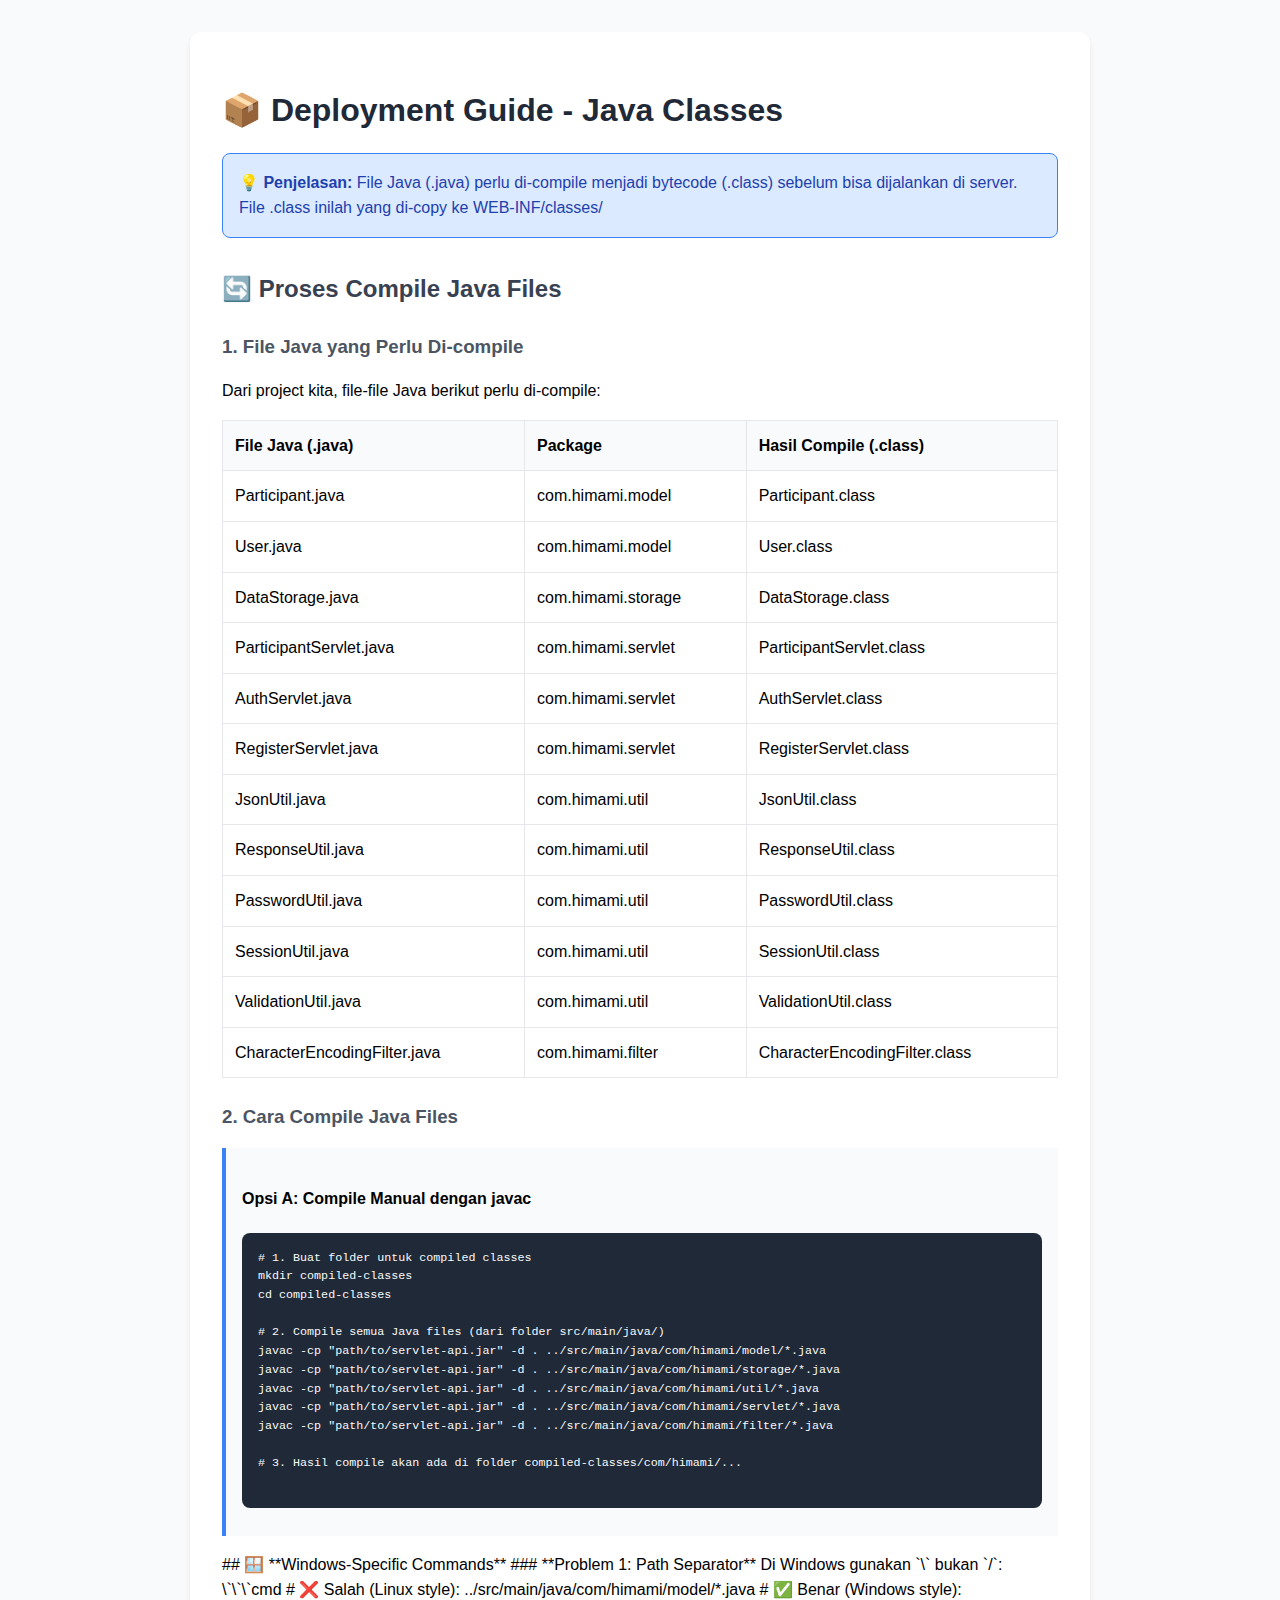
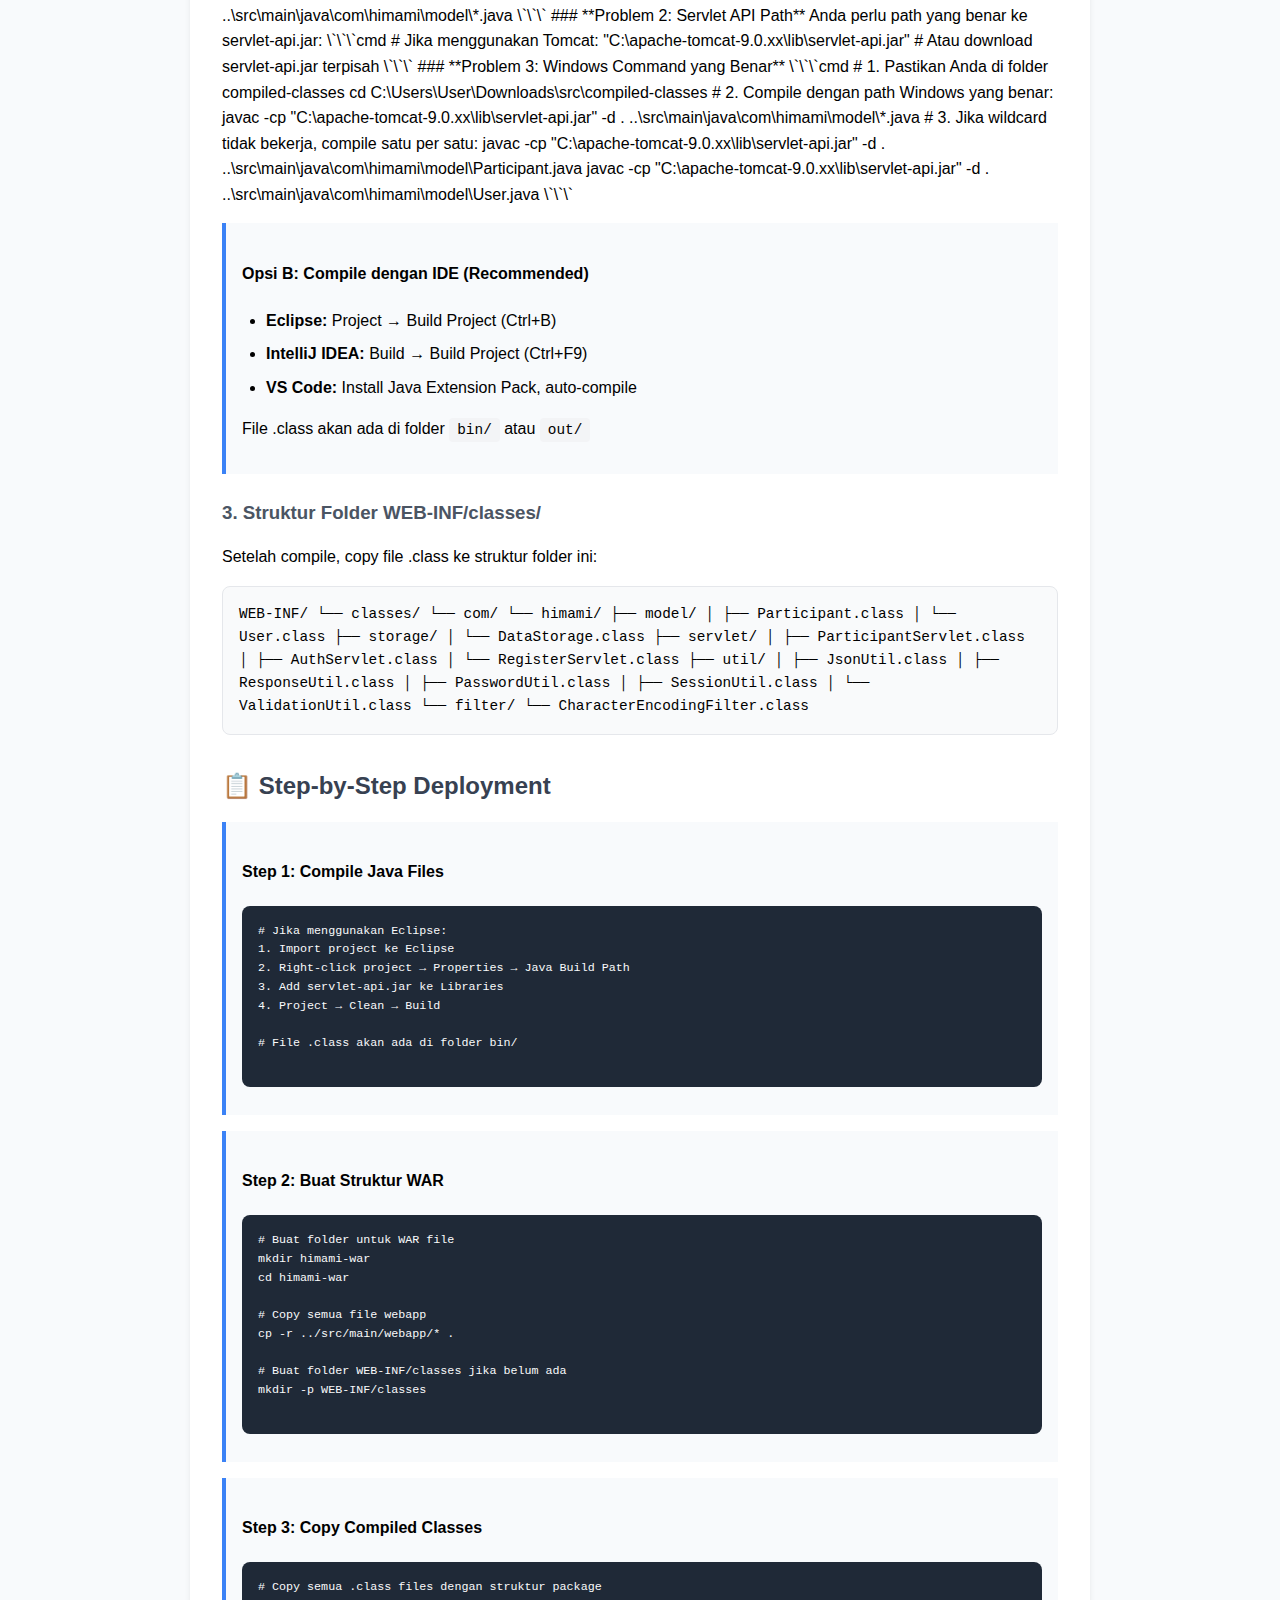
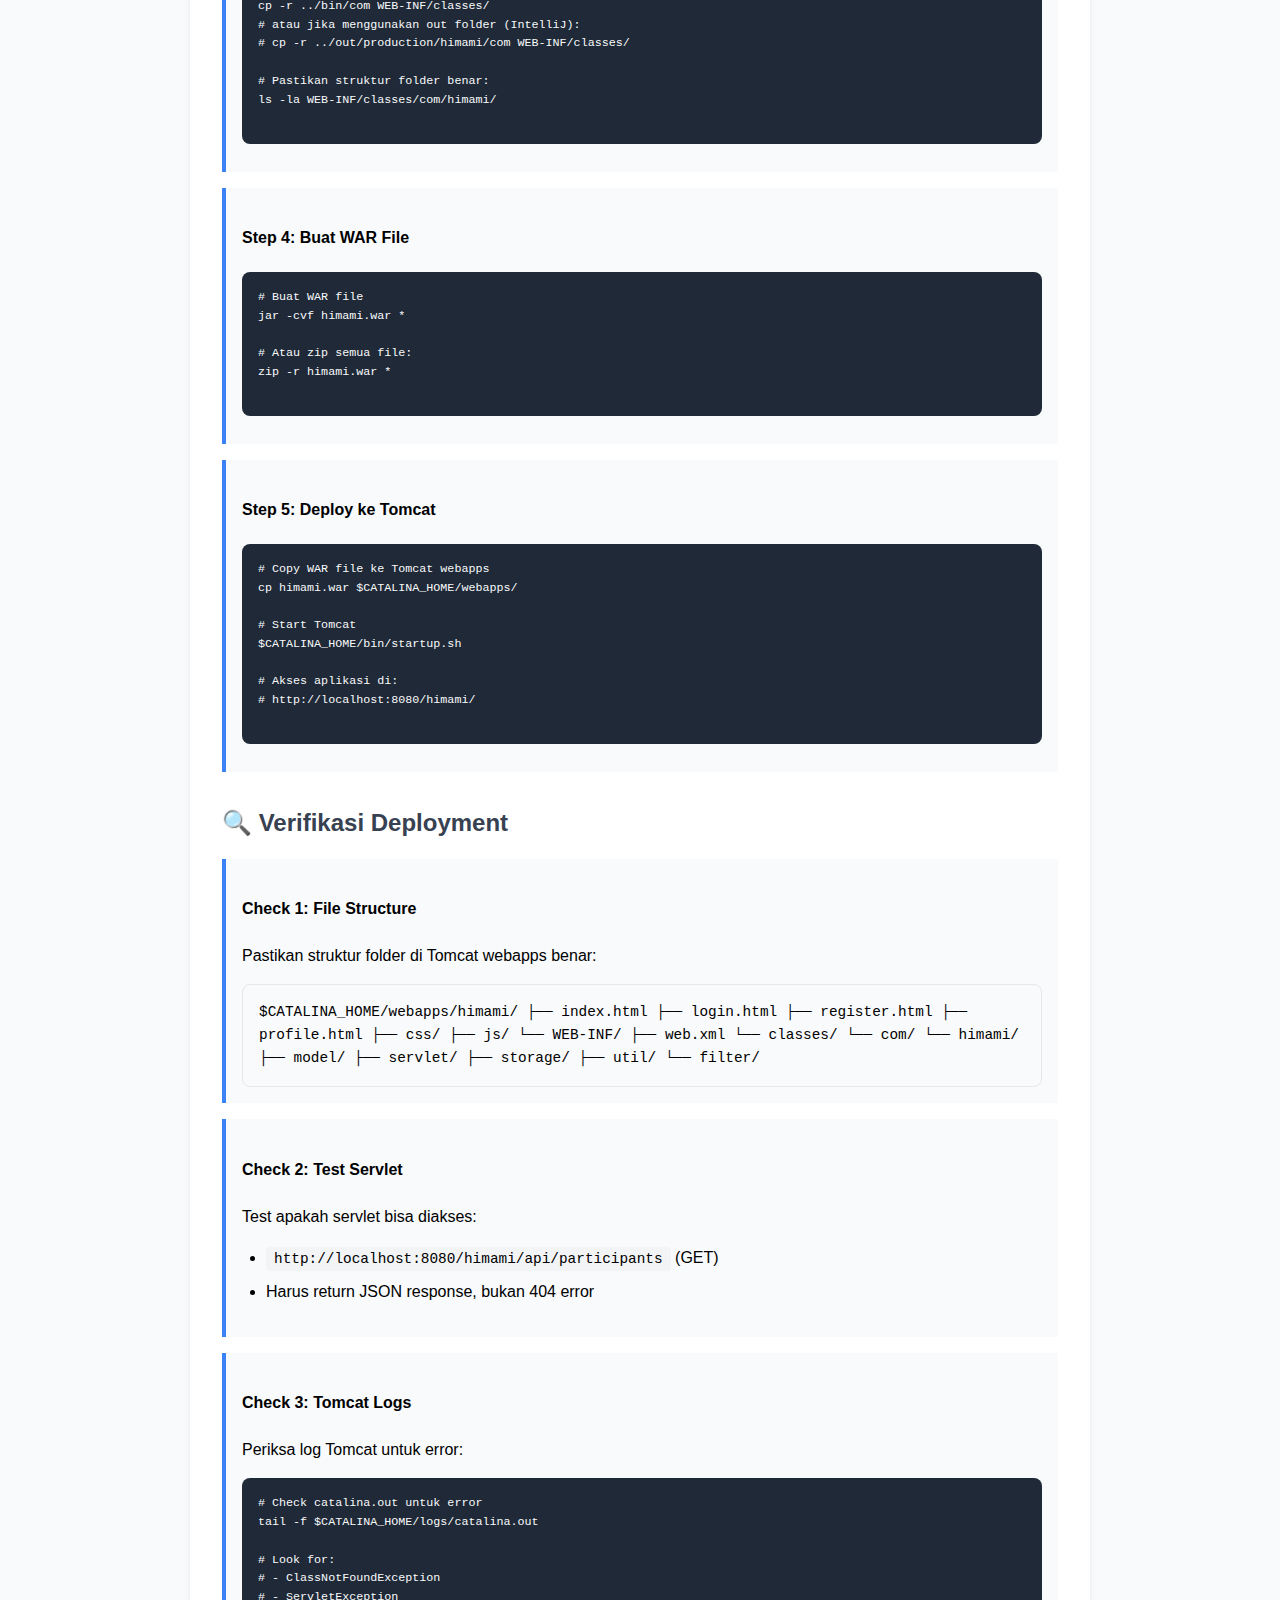
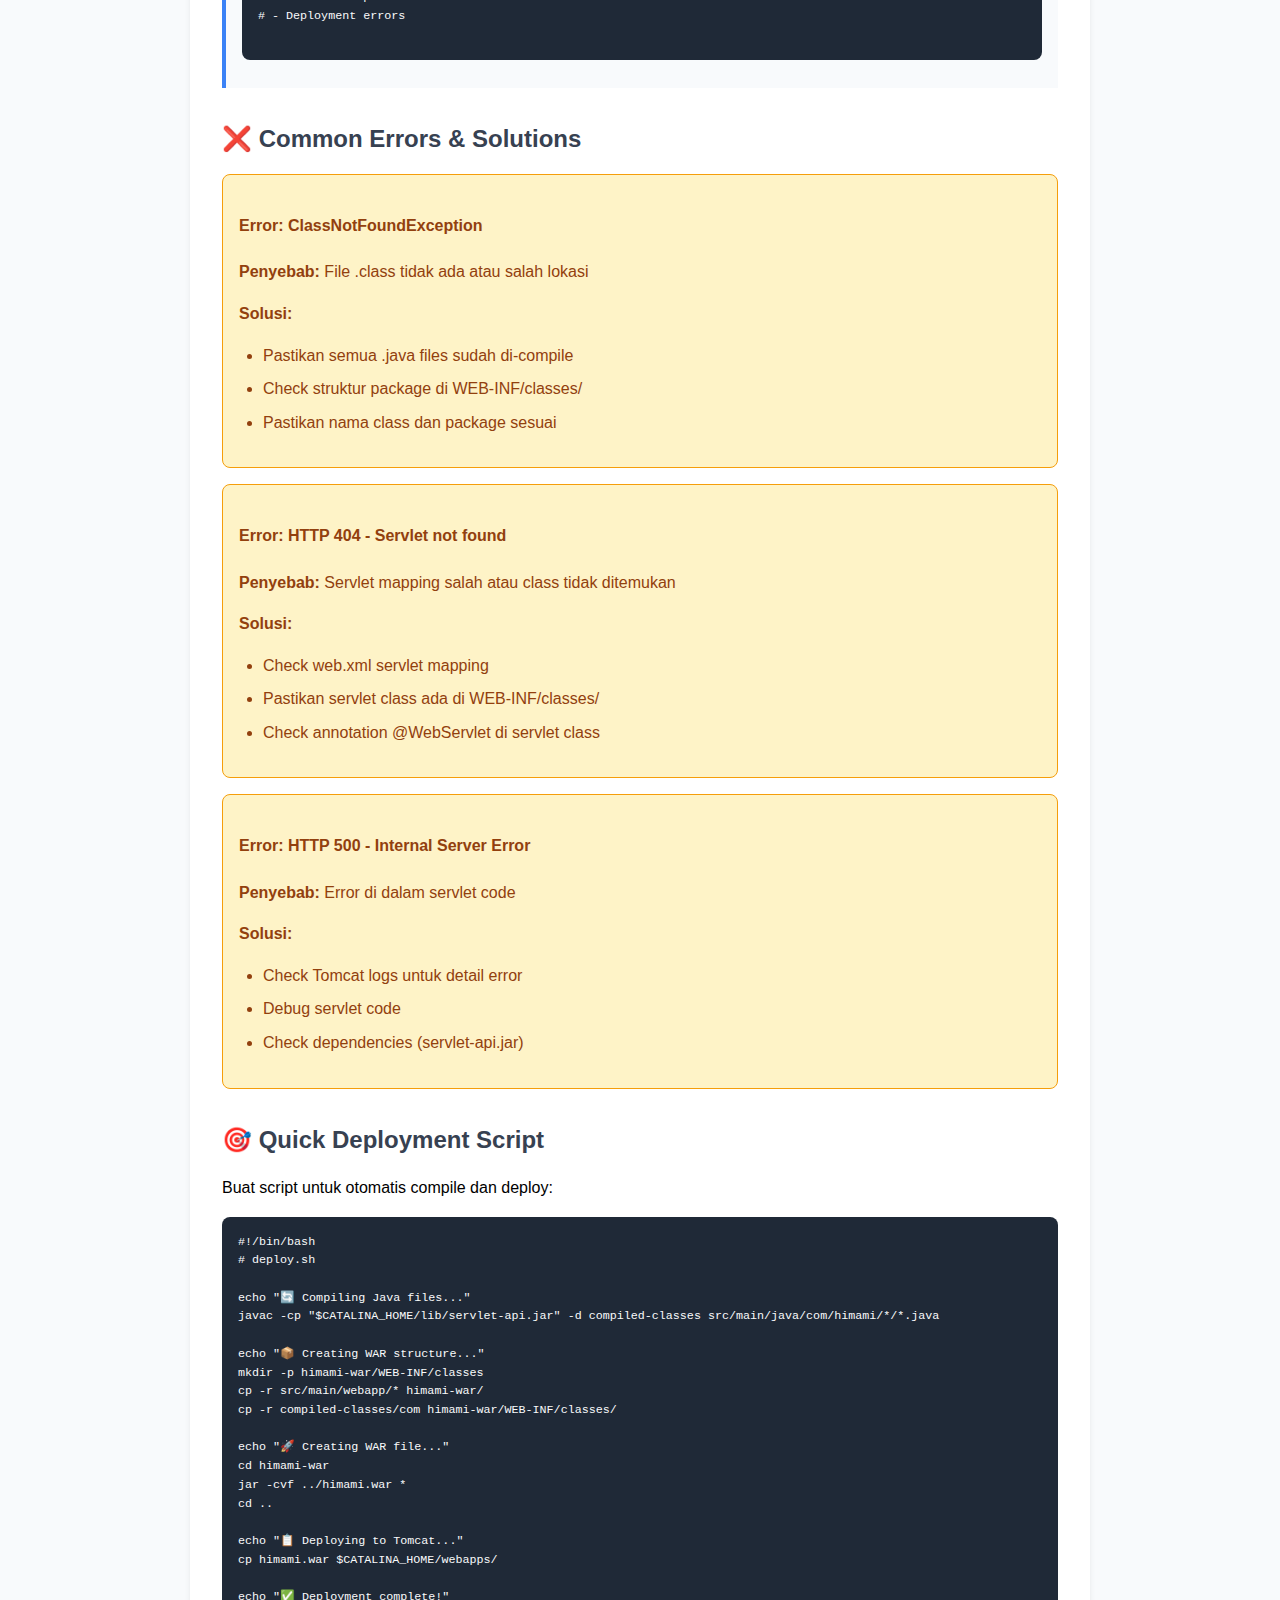
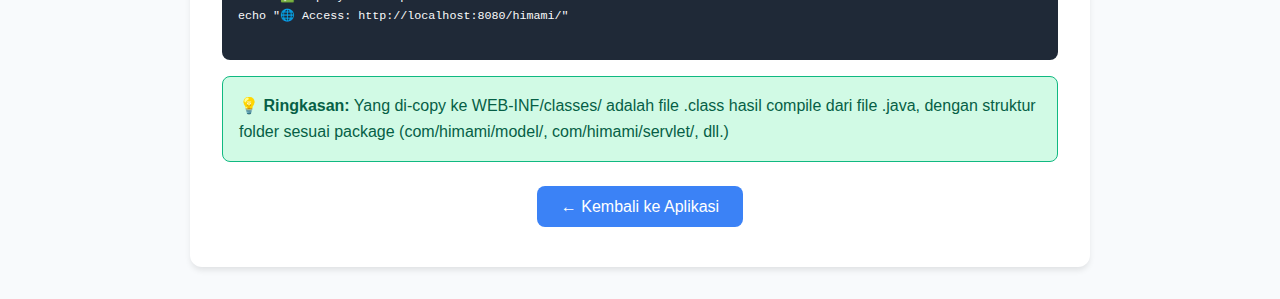
<file: deployment-guide.html>
<!DOCTYPE html>
<html lang="id">
<head>
    <meta charset="UTF-8">
    <meta name="viewport" content="width=device-width, initial-scale=1.0">
    <title>Deployment Guide - Java Classes</title>
    <style>
        body {
            font-family: 'Segoe UI', Tahoma, Geneva, Verdana, sans-serif;
            line-height: 1.6;
            max-width: 900px;
            margin: 0 auto;
            padding: 2rem;
            background: #f8fafc;
        }
        .container {
            background: white;
            padding: 2rem;
            border-radius: 0.75rem;
            box-shadow: 0 4px 6px -1px rgba(0, 0, 0, 0.1);
        }
        h1 { color: #1f2937; margin-bottom: 1rem; }
        h2 { color: #374151; margin-top: 2rem; margin-bottom: 1rem; }
        h3 { color: #4b5563; margin-top: 1.5rem; margin-bottom: 0.5rem; }
        .alert {
            background: #fef3c7;
            border: 1px solid #f59e0b;
            color: #92400e;
            padding: 1rem;
            border-radius: 0.5rem;
            margin: 1rem 0;
        }
        .success {
            background: #d1fae5;
            border: 1px solid #10b981;
            color: #065f46;
        }
        .info {
            background: #dbeafe;
            border: 1px solid #3b82f6;
            color: #1e40af;
        }
        code {
            background: #f3f4f6;
            padding: 0.25rem 0.5rem;
            border-radius: 0.25rem;
            font-family: 'Courier New', monospace;
            font-size: 0.9em;
        }
        pre {
            background: #1f2937;
            color: #f9fafb;
            padding: 1rem;
            border-radius: 0.5rem;
            overflow-x: auto;
            font-size: 0.9em;
        }
        .step {
            background: #f8fafc;
            border-left: 4px solid #3b82f6;
            padding: 1rem;
            margin: 1rem 0;
        }
        .file-tree {
            background: #f9fafb;
            border: 1px solid #e5e7eb;
            padding: 1rem;
            border-radius: 0.5rem;
            font-family: 'Courier New', monospace;
            font-size: 0.9em;
        }
        ul { padding-left: 1.5rem; }
        li { margin-bottom: 0.5rem; }
        table {
            width: 100%;
            border-collapse: collapse;
            margin: 1rem 0;
        }
        th, td {
            border: 1px solid #e5e7eb;
            padding: 0.75rem;
            text-align: left;
        }
        th {
            background: #f9fafb;
            font-weight: 600;
        }
    </style>
</head>
<body>
    <div class="container">
        <h1>📦 Deployment Guide - Java Classes</h1>
        
        <div class="info alert">
            <strong>💡 Penjelasan:</strong> File Java (.java) perlu di-compile menjadi bytecode (.class) 
            sebelum bisa dijalankan di server. File .class inilah yang di-copy ke WEB-INF/classes/
        </div>

        <h2>🔄 Proses Compile Java Files</h2>

        <h3>1. File Java yang Perlu Di-compile</h3>
        <p>Dari project kita, file-file Java berikut perlu di-compile:</p>

        <table>
            <thead>
                <tr>
                    <th>File Java (.java)</th>
                    <th>Package</th>
                    <th>Hasil Compile (.class)</th>
                </tr>
            </thead>
            <tbody>
                <tr>
                    <td>Participant.java</td>
                    <td>com.himami.model</td>
                    <td>Participant.class</td>
                </tr>
                <tr>
                    <td>User.java</td>
                    <td>com.himami.model</td>
                    <td>User.class</td>
                </tr>
                <tr>
                    <td>DataStorage.java</td>
                    <td>com.himami.storage</td>
                    <td>DataStorage.class</td>
                </tr>
                <tr>
                    <td>ParticipantServlet.java</td>
                    <td>com.himami.servlet</td>
                    <td>ParticipantServlet.class</td>
                </tr>
                <tr>
                    <td>AuthServlet.java</td>
                    <td>com.himami.servlet</td>
                    <td>AuthServlet.class</td>
                </tr>
                <tr>
                    <td>RegisterServlet.java</td>
                    <td>com.himami.servlet</td>
                    <td>RegisterServlet.class</td>
                </tr>
                <tr>
                    <td>JsonUtil.java</td>
                    <td>com.himami.util</td>
                    <td>JsonUtil.class</td>
                </tr>
                <tr>
                    <td>ResponseUtil.java</td>
                    <td>com.himami.util</td>
                    <td>ResponseUtil.class</td>
                </tr>
                <tr>
                    <td>PasswordUtil.java</td>
                    <td>com.himami.util</td>
                    <td>PasswordUtil.class</td>
                </tr>
                <tr>
                    <td>SessionUtil.java</td>
                    <td>com.himami.util</td>
                    <td>SessionUtil.class</td>
                </tr>
                <tr>
                    <td>ValidationUtil.java</td>
                    <td>com.himami.util</td>
                    <td>ValidationUtil.class</td>
                </tr>
                <tr>
                    <td>CharacterEncodingFilter.java</td>
                    <td>com.himami.filter</td>
                    <td>CharacterEncodingFilter.class</td>
                </tr>
            </tbody>
        </table>

        <h3>2. Cara Compile Java Files</h3>

        <div class="step">
            <h4>Opsi A: Compile Manual dengan javac</h4>
            <pre>
# 1. Buat folder untuk compiled classes
mkdir compiled-classes
cd compiled-classes

# 2. Compile semua Java files (dari folder src/main/java/)
javac -cp "path/to/servlet-api.jar" -d . ../src/main/java/com/himami/model/*.java
javac -cp "path/to/servlet-api.jar" -d . ../src/main/java/com/himami/storage/*.java
javac -cp "path/to/servlet-api.jar" -d . ../src/main/java/com/himami/util/*.java
javac -cp "path/to/servlet-api.jar" -d . ../src/main/java/com/himami/servlet/*.java
javac -cp "path/to/servlet-api.jar" -d . ../src/main/java/com/himami/filter/*.java

# 3. Hasil compile akan ada di folder compiled-classes/com/himami/...
            </pre>
        </div>

        ## 🪟 **Windows-Specific Commands**

        ### **Problem 1: Path Separator**
        Di Windows gunakan `\` bukan `/`:

        \`\`\`cmd
        # ❌ Salah (Linux style):
        ../src/main/java/com/himami/model/*.java

        # ✅ Benar (Windows style):
        ..\src\main\java\com\himami\model\*.java
        \`\`\`

        ### **Problem 2: Servlet API Path**
        Anda perlu path yang benar ke servlet-api.jar:

        \`\`\`cmd
        # Jika menggunakan Tomcat:
        "C:\apache-tomcat-9.0.xx\lib\servlet-api.jar"

        # Atau download servlet-api.jar terpisah
        \`\`\`

        ### **Problem 3: Windows Command yang Benar**

        \`\`\`cmd
        # 1. Pastikan Anda di folder compiled-classes
        cd C:\Users\User\Downloads\src\compiled-classes

        # 2. Compile dengan path Windows yang benar:
        javac -cp "C:\apache-tomcat-9.0.xx\lib\servlet-api.jar" -d . ..\src\main\java\com\himami\model\*.java

        # 3. Jika wildcard tidak bekerja, compile satu per satu:
        javac -cp "C:\apache-tomcat-9.0.xx\lib\servlet-api.jar" -d . ..\src\main\java\com\himami\model\Participant.java
        javac -cp "C:\apache-tomcat-9.0.xx\lib\servlet-api.jar" -d . ..\src\main\java\com\himami\model\User.java
        \`\`\`

        <div class="step">
            <h4>Opsi B: Compile dengan IDE (Recommended)</h4>
            <ul>
                <li><strong>Eclipse:</strong> Project → Build Project (Ctrl+B)</li>
                <li><strong>IntelliJ IDEA:</strong> Build → Build Project (Ctrl+F9)</li>
                <li><strong>VS Code:</strong> Install Java Extension Pack, auto-compile</li>
            </ul>
            <p>File .class akan ada di folder <code>bin/</code> atau <code>out/</code></p>
        </div>

        <h3>3. Struktur Folder WEB-INF/classes/</h3>
        <p>Setelah compile, copy file .class ke struktur folder ini:</p>

        <div class="file-tree">
WEB-INF/
└── classes/
    └── com/
        └── himami/
            ├── model/
            │   ├── Participant.class
            │   └── User.class
            ├── storage/
            │   └── DataStorage.class
            ├── servlet/
            │   ├── ParticipantServlet.class
            │   ├── AuthServlet.class
            │   └── RegisterServlet.class
            ├── util/
            │   ├── JsonUtil.class
            │   ├── ResponseUtil.class
            │   ├── PasswordUtil.class
            │   ├── SessionUtil.class
            │   └── ValidationUtil.class
            └── filter/
                └── CharacterEncodingFilter.class
        </div>

        <h2>📋 Step-by-Step Deployment</h2>

        <div class="step">
            <h4>Step 1: Compile Java Files</h4>
            <pre>
# Jika menggunakan Eclipse:
1. Import project ke Eclipse
2. Right-click project → Properties → Java Build Path
3. Add servlet-api.jar ke Libraries
4. Project → Clean → Build

# File .class akan ada di folder bin/
            </pre>
        </div>

        <div class="step">
            <h4>Step 2: Buat Struktur WAR</h4>
            <pre>
# Buat folder untuk WAR file
mkdir himami-war
cd himami-war

# Copy semua file webapp
cp -r ../src/main/webapp/* .

# Buat folder WEB-INF/classes jika belum ada
mkdir -p WEB-INF/classes
            </pre>
        </div>

        <div class="step">
            <h4>Step 3: Copy Compiled Classes</h4>
            <pre>
# Copy semua .class files dengan struktur package
cp -r ../bin/com WEB-INF/classes/
# atau jika menggunakan out folder (IntelliJ):
# cp -r ../out/production/himami/com WEB-INF/classes/

# Pastikan struktur folder benar:
ls -la WEB-INF/classes/com/himami/
            </pre>
        </div>

        <div class="step">
            <h4>Step 4: Buat WAR File</h4>
            <pre>
# Buat WAR file
jar -cvf himami.war *

# Atau zip semua file:
zip -r himami.war *
            </pre>
        </div>

        <div class="step">
            <h4>Step 5: Deploy ke Tomcat</h4>
            <pre>
# Copy WAR file ke Tomcat webapps
cp himami.war $CATALINA_HOME/webapps/

# Start Tomcat
$CATALINA_HOME/bin/startup.sh

# Akses aplikasi di:
# http://localhost:8080/himami/
            </pre>
        </div>

        <h2>🔍 Verifikasi Deployment</h2>

        <div class="step">
            <h4>Check 1: File Structure</h4>
            <p>Pastikan struktur folder di Tomcat webapps benar:</p>
            <div class="file-tree">
$CATALINA_HOME/webapps/himami/
├── index.html
├── login.html
├── register.html
├── profile.html
├── css/
├── js/
└── WEB-INF/
    ├── web.xml
    └── classes/
        └── com/
            └── himami/
                ├── model/
                ├── servlet/
                ├── storage/
                ├── util/
                └── filter/
            </div>
        </div>

        <div class="step">
            <h4>Check 2: Test Servlet</h4>
            <p>Test apakah servlet bisa diakses:</p>
            <ul>
                <li><code>http://localhost:8080/himami/api/participants</code> (GET)</li>
                <li>Harus return JSON response, bukan 404 error</li>
            </ul>
        </div>

        <div class="step">
            <h4>Check 3: Tomcat Logs</h4>
            <p>Periksa log Tomcat untuk error:</p>
            <pre>
# Check catalina.out untuk error
tail -f $CATALINA_HOME/logs/catalina.out

# Look for:
# - ClassNotFoundException
# - ServletException
# - Deployment errors
            </pre>
        </div>

        <h2>❌ Common Errors & Solutions</h2>

        <div class="alert">
            <h4>Error: ClassNotFoundException</h4>
            <p><strong>Penyebab:</strong> File .class tidak ada atau salah lokasi</p>
            <p><strong>Solusi:</strong></p>
            <ul>
                <li>Pastikan semua .java files sudah di-compile</li>
                <li>Check struktur package di WEB-INF/classes/</li>
                <li>Pastikan nama class dan package sesuai</li>
            </ul>
        </div>

        <div class="alert">
            <h4>Error: HTTP 404 - Servlet not found</h4>
            <p><strong>Penyebab:</strong> Servlet mapping salah atau class tidak ditemukan</p>
            <p><strong>Solusi:</strong></p>
            <ul>
                <li>Check web.xml servlet mapping</li>
                <li>Pastikan servlet class ada di WEB-INF/classes/</li>
                <li>Check annotation @WebServlet di servlet class</li>
            </ul>
        </div>

        <div class="alert">
            <h4>Error: HTTP 500 - Internal Server Error</h4>
            <p><strong>Penyebab:</strong> Error di dalam servlet code</p>
            <p><strong>Solusi:</strong></p>
            <ul>
                <li>Check Tomcat logs untuk detail error</li>
                <li>Debug servlet code</li>
                <li>Check dependencies (servlet-api.jar)</li>
            </ul>
        </div>

        <h2>🎯 Quick Deployment Script</h2>
        <p>Buat script untuk otomatis compile dan deploy:</p>

        <pre>
#!/bin/bash
# deploy.sh

echo "🔄 Compiling Java files..."
javac -cp "$CATALINA_HOME/lib/servlet-api.jar" -d compiled-classes src/main/java/com/himami/*/*.java

echo "📦 Creating WAR structure..."
mkdir -p himami-war/WEB-INF/classes
cp -r src/main/webapp/* himami-war/
cp -r compiled-classes/com himami-war/WEB-INF/classes/

echo "🚀 Creating WAR file..."
cd himami-war
jar -cvf ../himami.war *
cd ..

echo "📋 Deploying to Tomcat..."
cp himami.war $CATALINA_HOME/webapps/

echo "✅ Deployment complete!"
echo "🌐 Access: http://localhost:8080/himami/"
        </pre>

        <div class="success alert">
            <strong>💡 Ringkasan:</strong> Yang di-copy ke WEB-INF/classes/ adalah file .class hasil compile dari file .java, 
            dengan struktur folder sesuai package (com/himami/model/, com/himami/servlet/, dll.)
        </div>

        <p style="text-align: center; margin-top: 2rem;">
            <a href="index.html" style="background: #3b82f6; color: white; padding: 0.75rem 1.5rem; text-decoration: none; border-radius: 0.5rem;">
                ← Kembali ke Aplikasi
            </a>
        </p>
    </div>
</body>
</html>
</file>
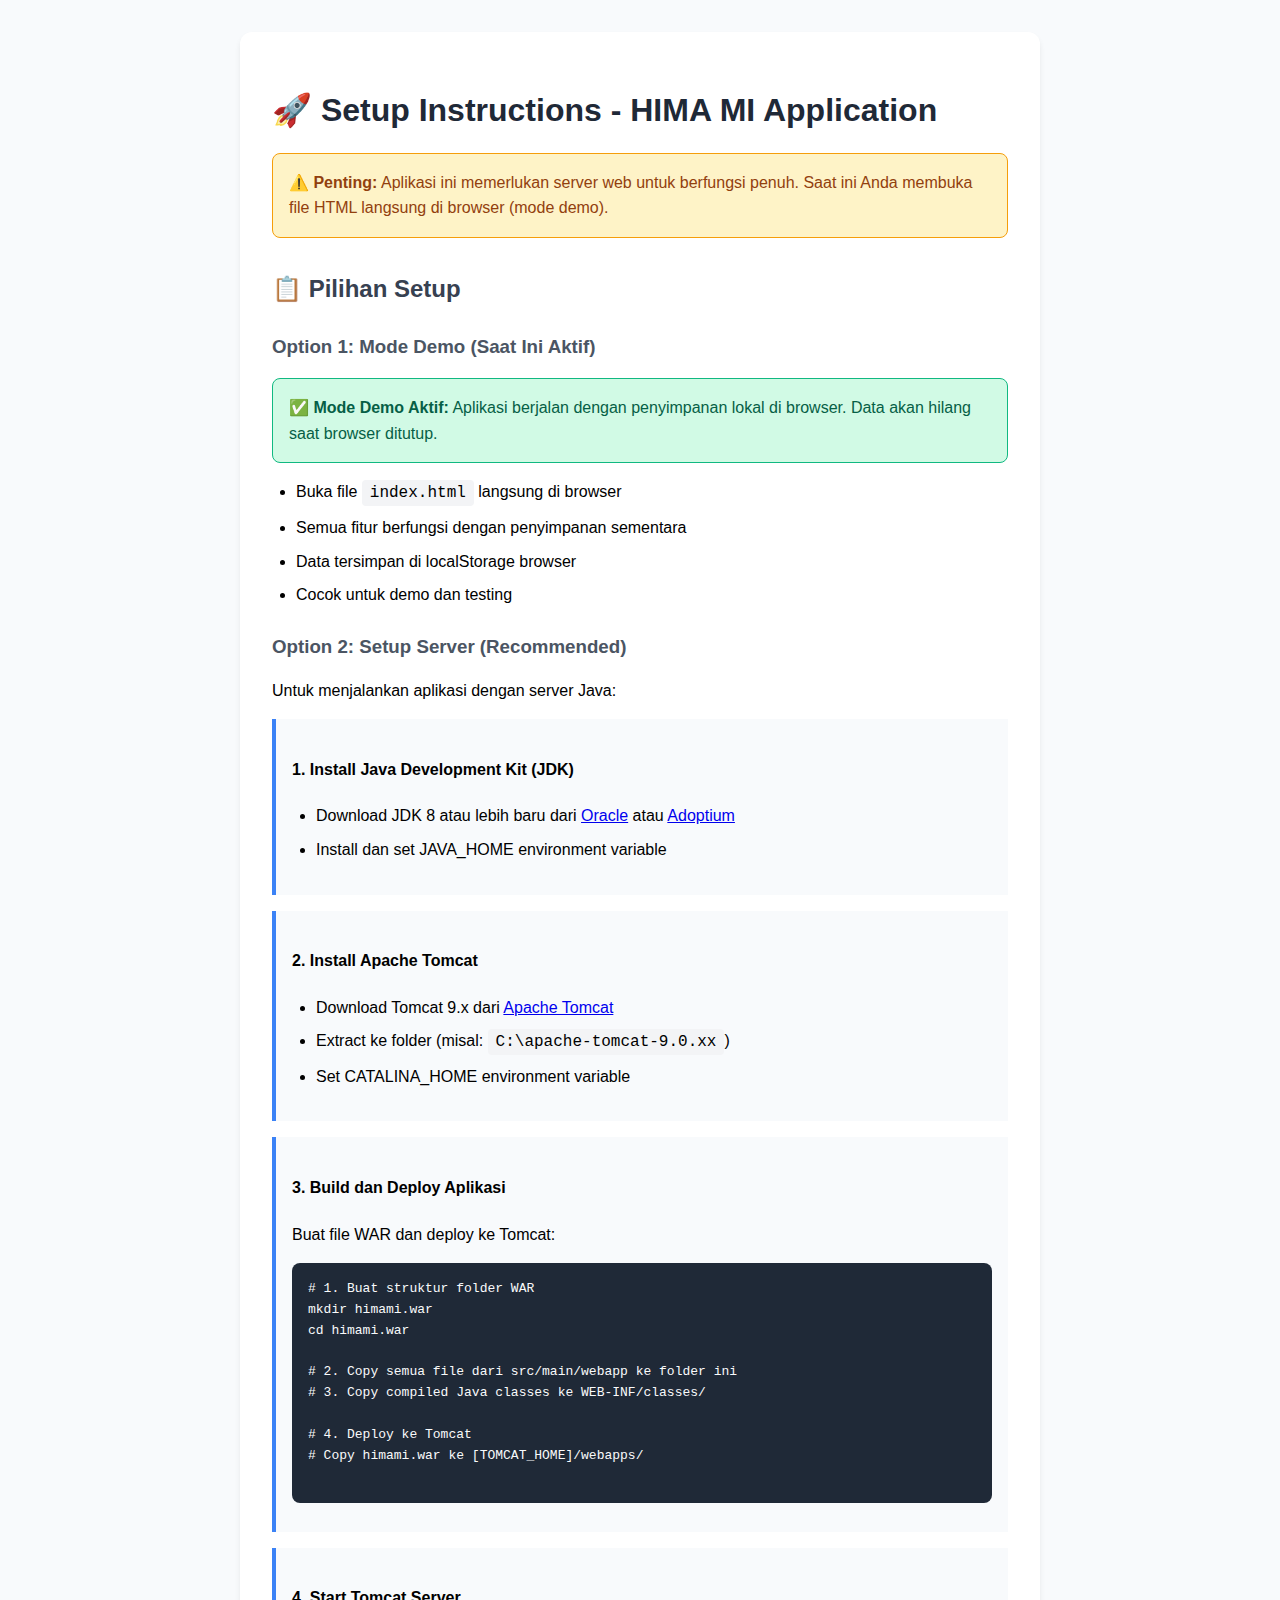
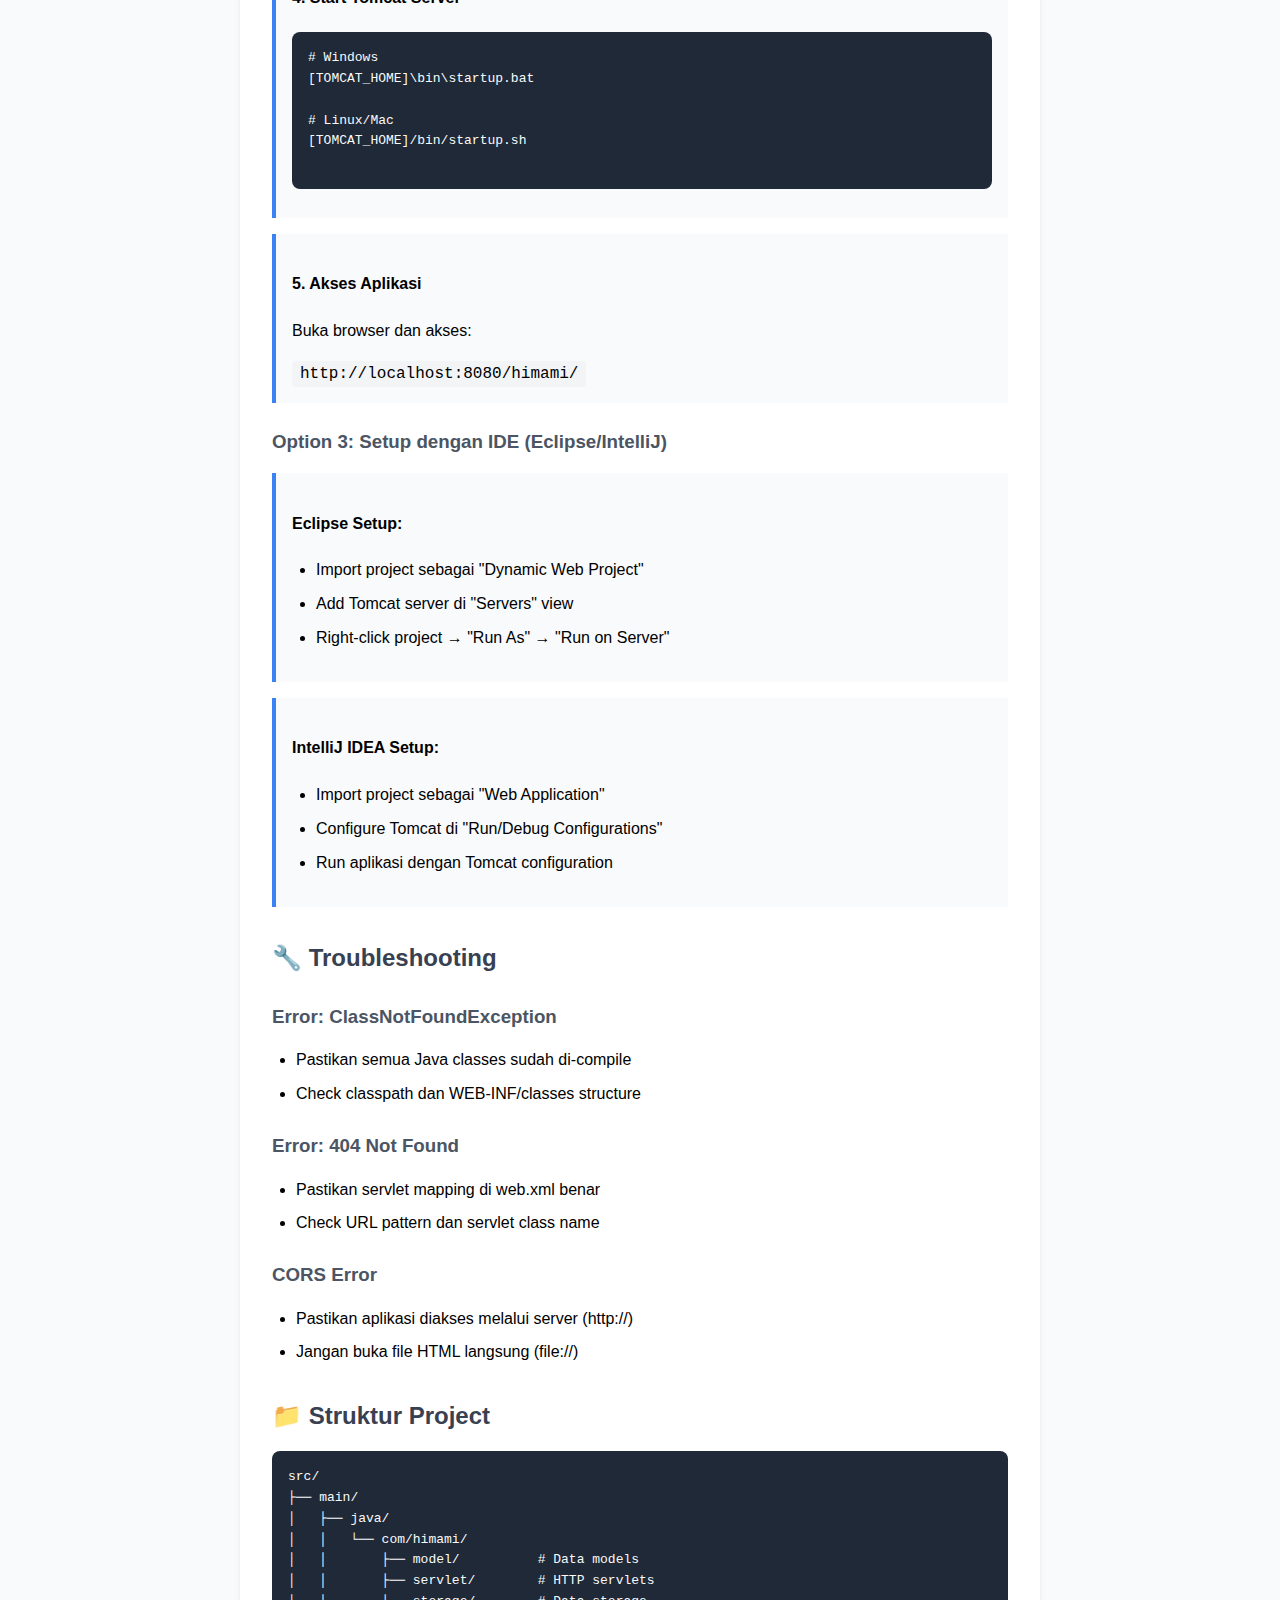
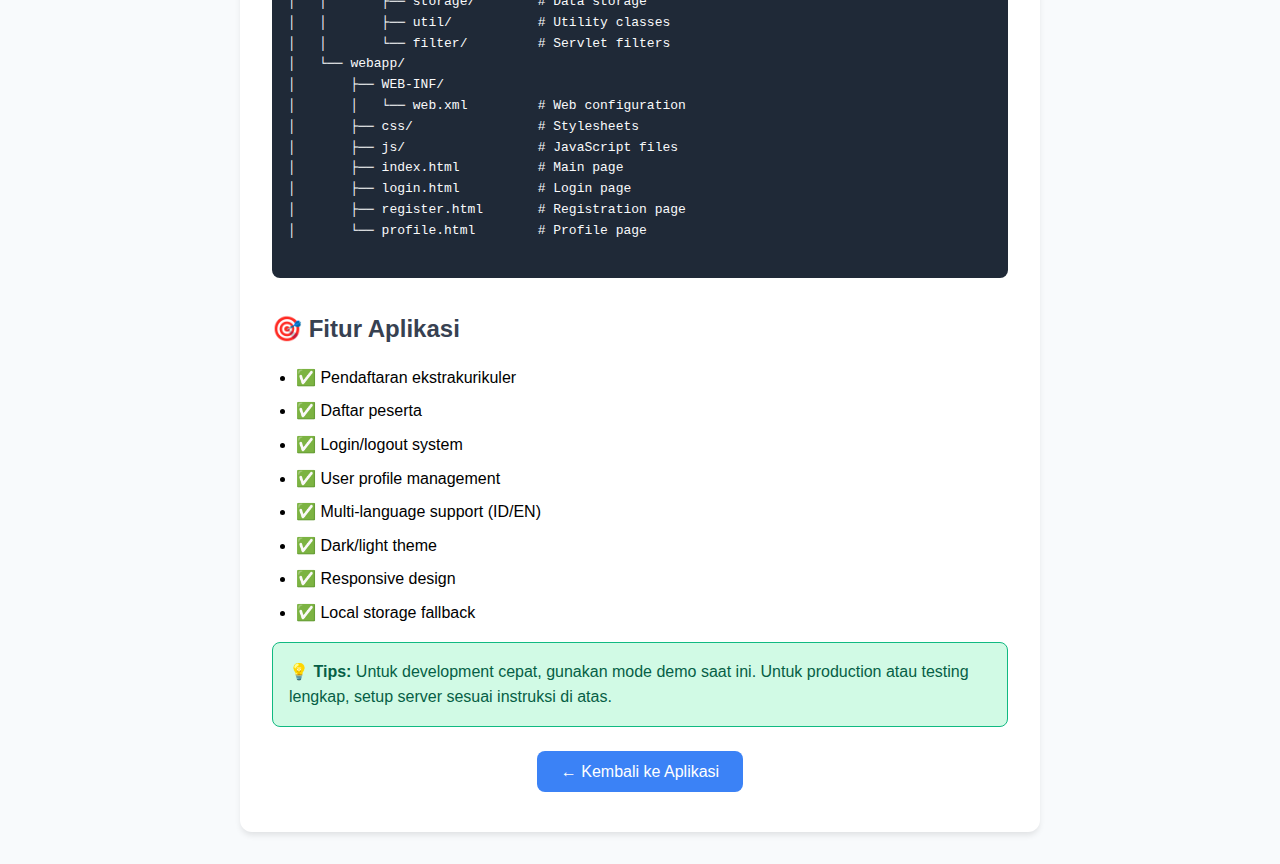
<file: setup-instructions.html>
<!DOCTYPE html>
<html lang="id">
<head>
    <meta charset="UTF-8">
    <meta name="viewport" content="width=device-width, initial-scale=1.0">
    <title>Setup Instructions - HIMA MI</title>
    <style>
        body {
            font-family: 'Segoe UI', Tahoma, Geneva, Verdana, sans-serif;
            line-height: 1.6;
            max-width: 800px;
            margin: 0 auto;
            padding: 2rem;
            background: #f8fafc;
        }
        .container {
            background: white;
            padding: 2rem;
            border-radius: 0.75rem;
            box-shadow: 0 4px 6px -1px rgba(0, 0, 0, 0.1);
        }
        h1 { color: #1f2937; margin-bottom: 1rem; }
        h2 { color: #374151; margin-top: 2rem; margin-bottom: 1rem; }
        h3 { color: #4b5563; margin-top: 1.5rem; margin-bottom: 0.5rem; }
        .alert {
            background: #fef3c7;
            border: 1px solid #f59e0b;
            color: #92400e;
            padding: 1rem;
            border-radius: 0.5rem;
            margin: 1rem 0;
        }
        .success {
            background: #d1fae5;
            border: 1px solid #10b981;
            color: #065f46;
        }
        code {
            background: #f3f4f6;
            padding: 0.25rem 0.5rem;
            border-radius: 0.25rem;
            font-family: 'Courier New', monospace;
        }
        pre {
            background: #1f2937;
            color: #f9fafb;
            padding: 1rem;
            border-radius: 0.5rem;
            overflow-x: auto;
        }
        .step {
            background: #f8fafc;
            border-left: 4px solid #3b82f6;
            padding: 1rem;
            margin: 1rem 0;
        }
        ul { padding-left: 1.5rem; }
        li { margin-bottom: 0.5rem; }
    </style>
</head>
<body>
    <div class="container">
        <h1>🚀 Setup Instructions - HIMA MI Application</h1>
        
        <div class="alert">
            <strong>⚠️ Penting:</strong> Aplikasi ini memerlukan server web untuk berfungsi penuh. 
            Saat ini Anda membuka file HTML langsung di browser (mode demo).
        </div>

        <h2>📋 Pilihan Setup</h2>

        <h3>Option 1: Mode Demo (Saat Ini Aktif)</h3>
        <div class="success alert">
            <strong>✅ Mode Demo Aktif:</strong> Aplikasi berjalan dengan penyimpanan lokal di browser. 
            Data akan hilang saat browser ditutup.
        </div>
        <ul>
            <li>Buka file <code>index.html</code> langsung di browser</li>
            <li>Semua fitur berfungsi dengan penyimpanan sementara</li>
            <li>Data tersimpan di localStorage browser</li>
            <li>Cocok untuk demo dan testing</li>
        </ul>

        <h3>Option 2: Setup Server (Recommended)</h3>
        <p>Untuk menjalankan aplikasi dengan server Java:</p>

        <div class="step">
            <h4>1. Install Java Development Kit (JDK)</h4>
            <ul>
                <li>Download JDK 8 atau lebih baru dari <a href="https://www.oracle.com/java/technologies/downloads/">Oracle</a> atau <a href="https://adoptium.net/">Adoptium</a></li>
                <li>Install dan set JAVA_HOME environment variable</li>
            </ul>
        </div>

        <div class="step">
            <h4>2. Install Apache Tomcat</h4>
            <ul>
                <li>Download Tomcat 9.x dari <a href="https://tomcat.apache.org/download-90.cgi">Apache Tomcat</a></li>
                <li>Extract ke folder (misal: <code>C:\apache-tomcat-9.0.xx</code>)</li>
                <li>Set CATALINA_HOME environment variable</li>
            </ul>
        </div>

        <div class="step">
            <h4>3. Build dan Deploy Aplikasi</h4>
            <p>Buat file WAR dan deploy ke Tomcat:</p>
            <pre>
# 1. Buat struktur folder WAR
mkdir himami.war
cd himami.war

# 2. Copy semua file dari src/main/webapp ke folder ini
# 3. Copy compiled Java classes ke WEB-INF/classes/

# 4. Deploy ke Tomcat
# Copy himami.war ke [TOMCAT_HOME]/webapps/
            </pre>
        </div>

        <div class="step">
            <h4>4. Start Tomcat Server</h4>
            <pre>
# Windows
[TOMCAT_HOME]\bin\startup.bat

# Linux/Mac
[TOMCAT_HOME]/bin/startup.sh
            </pre>
        </div>

        <div class="step">
            <h4>5. Akses Aplikasi</h4>
            <p>Buka browser dan akses:</p>
            <code>http://localhost:8080/himami/</code>
        </div>

        <h3>Option 3: Setup dengan IDE (Eclipse/IntelliJ)</h3>
        <div class="step">
            <h4>Eclipse Setup:</h4>
            <ul>
                <li>Import project sebagai "Dynamic Web Project"</li>
                <li>Add Tomcat server di "Servers" view</li>
                <li>Right-click project → "Run As" → "Run on Server"</li>
            </ul>
        </div>

        <div class="step">
            <h4>IntelliJ IDEA Setup:</h4>
            <ul>
                <li>Import project sebagai "Web Application"</li>
                <li>Configure Tomcat di "Run/Debug Configurations"</li>
                <li>Run aplikasi dengan Tomcat configuration</li>
            </ul>
        </div>

        <h2>🔧 Troubleshooting</h2>

        <h3>Error: ClassNotFoundException</h3>
        <ul>
            <li>Pastikan semua Java classes sudah di-compile</li>
            <li>Check classpath dan WEB-INF/classes structure</li>
        </ul>

        <h3>Error: 404 Not Found</h3>
        <ul>
            <li>Pastikan servlet mapping di web.xml benar</li>
            <li>Check URL pattern dan servlet class name</li>
        </ul>

        <h3>CORS Error</h3>
        <ul>
            <li>Pastikan aplikasi diakses melalui server (http://)</li>
            <li>Jangan buka file HTML langsung (file://)</li>
        </ul>

        <h2>📁 Struktur Project</h2>
        <pre>
src/
├── main/
│   ├── java/
│   │   └── com/himami/
│   │       ├── model/          # Data models
│   │       ├── servlet/        # HTTP servlets
│   │       ├── storage/        # Data storage
│   │       ├── util/           # Utility classes
│   │       └── filter/         # Servlet filters
│   └── webapp/
│       ├── WEB-INF/
│       │   └── web.xml         # Web configuration
│       ├── css/                # Stylesheets
│       ├── js/                 # JavaScript files
│       ├── index.html          # Main page
│       ├── login.html          # Login page
│       ├── register.html       # Registration page
│       └── profile.html        # Profile page
        </pre>

        <h2>🎯 Fitur Aplikasi</h2>
        <ul>
            <li>✅ Pendaftaran ekstrakurikuler</li>
            <li>✅ Daftar peserta</li>
            <li>✅ Login/logout system</li>
            <li>✅ User profile management</li>
            <li>✅ Multi-language support (ID/EN)</li>
            <li>✅ Dark/light theme</li>
            <li>✅ Responsive design</li>
            <li>✅ Local storage fallback</li>
        </ul>

        <div class="success alert">
            <strong>💡 Tips:</strong> Untuk development cepat, gunakan mode demo saat ini. 
            Untuk production atau testing lengkap, setup server sesuai instruksi di atas.
        </div>

        <p style="text-align: center; margin-top: 2rem;">
            <a href="index.html" style="background: #3b82f6; color: white; padding: 0.75rem 1.5rem; text-decoration: none; border-radius: 0.5rem;">
                ← Kembali ke Aplikasi
            </a>
        </p>
    </div>
</body>
</html>
</file>
